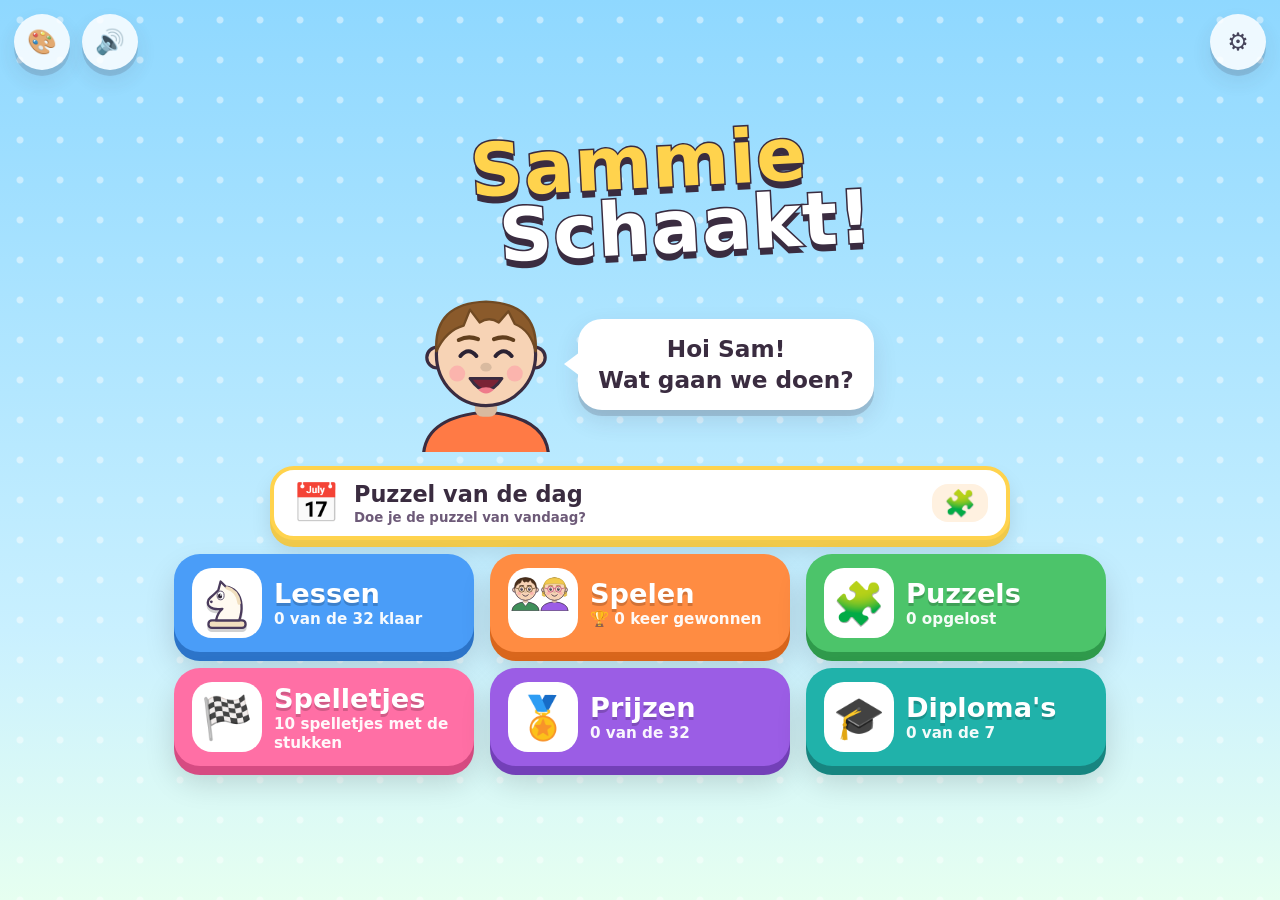
<file: index.html>
<!doctype html>
<html lang="nl">
<head>
  <meta charset="utf-8">
  <meta name="viewport" content="width=device-width, initial-scale=1, maximum-scale=1, user-scalable=no, viewport-fit=cover">
  <meta name="theme-color" content="#5bc0eb">
  <!-- Niks van internet laden: alles staat in deze map -->
  <meta http-equiv="Content-Security-Policy" content="default-src 'self'; img-src 'self' data: blob:; style-src 'self' 'unsafe-inline'; script-src 'self'; connect-src 'none'">
  <title>Sammie Schaakt!</title>
  <link rel="icon" href="img/icon.svg" type="image/svg+xml">
  <link rel="manifest" href="manifest.json">
  <!-- iPad: als app op het beginscherm -->
  <link rel="apple-touch-icon" href="img/icon-180.png">
  <meta name="apple-mobile-web-app-capable" content="yes">
  <meta name="mobile-web-app-capable" content="yes">
  <meta name="apple-mobile-web-app-title" content="Schaakt!">
  <meta name="apple-mobile-web-app-status-bar-style" content="default">
  <!-- niet opnemen in zoekmachines -->
  <meta name="robots" content="noindex, nofollow">
  <link rel="stylesheet" href="css/style.css">
</head>
<body>
  <div id="app"></div>

  <script src="js/chess.js"></script>
  <script src="js/ai.js"></script>
  <script src="js/pieces.js"></script>
  <script src="js/avatars.js"></script>
  <script src="js/sound.js"></script>
  <script src="js/board.js"></script>
  <script src="js/family.js"></script>
  <script src="js/lessons.js"></script>
  <script src="js/puzzles.js"></script>
  <script src="js/app.js"></script>
  <script src="js/editor.js"></script>
  <script src="js/parents.js"></script>
  <script src="js/extras.js"></script>
  <script src="js/games.js"></script>
  <script src="js/main.js"></script>
</body>
</html>
</file>
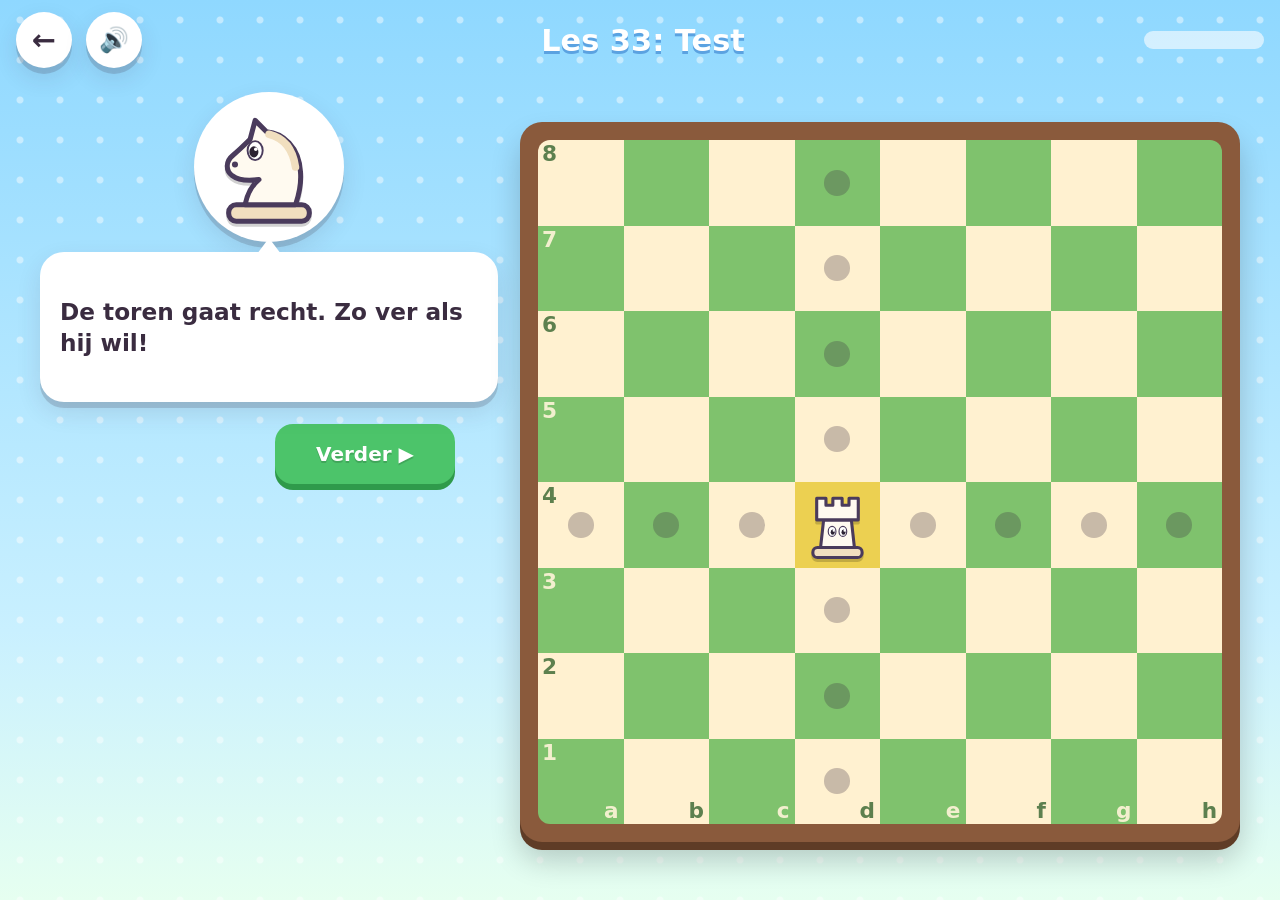
<file: tools/layoutcontrole.html>
<!doctype html>
<html lang="nl">
<head>
  <meta charset="utf-8">
  <meta name="viewport" content="width=device-width, initial-scale=1">
  <title>Layoutcontrole</title>
  <!--
    Controleert of het bord, Pim, de tekstballon en de knoppen op ALLE schermen met een bord
    (lessen, quiz, opdrachten, puzzels, puzzel van de dag, spelletjes, potjes) op dezelfde plek staan,
    ook na een goed antwoord, en of alles op het scherm past.
    Open dit bestand in de browser (dubbelklik), het liefst liggend én staand (of op de iPad).
    Het duurt ongeveer een halve minuut. De titel wordt 'OK' of 'FOUT'.
    Let op: dit wist de voortgang in deze browser voor dit bestand (niet die van de app op de iPad).
  -->
  <link rel="stylesheet" href="../css/style.css">
  <style>
    #report { font: 15px/1.4 system-ui, sans-serif; margin: 20px; color: #222; background: #fff; }
    .sum { font-size: 1.2rem; font-weight: 700; padding: 10px 14px; border-radius: 10px; display: inline-block; }
    .sum.ok { background: #d9ffd9; } .sum.bad { background: #ffe1e1; }
    table { border-collapse: collapse; margin-top: 14px; } td, th { text-align: left; padding: 4px 8px; border-bottom: 1px solid #eee; }
  </style>
</head>
<body>
  <div id="report" hidden>
    <h1>Layoutcontrole Sammie Schaakt!</h1>
    <div id="sum" class="sum">Bezig…</div>
    <pre id="tekst"></pre>
    <table><thead><tr><th>Scherm</th><th>Bord</th><th>Pim</th><th>Ballon</th><th>Knoppen</th><th>Past</th></tr></thead><tbody id="rows"></tbody></table>
  </div>
  <div id="app"></div>
  <script src="../js/chess.js"></script>
  <script src="../js/ai.js"></script>
  <script src="../js/pieces.js"></script>
  <script src="../js/avatars.js"></script>
  <script src="../js/sound.js"></script>
  <script src="../js/board.js"></script>
  <script src="../js/family.js"></script>
  <script src="../js/lessons.js"></script>
  <script src="../js/puzzles.js"></script>
  <script src="../js/app.js"></script>
  <script src="../js/editor.js"></script>
  <script src="../js/parents.js"></script>
  <script src="../js/extras.js"></script>
  <script src="../js/games.js"></script>
  <script src="layoutcontrole.js"></script>
</body>
</html>
</file>
<file: css/style.css>
/* =========================================================
   Sammie Schaakt! - vormgeving
   ========================================================= */
:root {
  --ink: #3a2c40;
  --ink-soft: #6d5a78;
  --sky1: #8fd8ff;
  --sky2: #c9f0ff;
  --paper: #fffdf7;
  --green: #4cc46a;
  --green-d: #2f9a4b;
  --blue: #4a9df8;
  --blue-d: #2c74c9;
  --orange: #ff8c42;
  --orange-d: #d9661c;
  --red: #ff5d6c;
  --red-d: #cf3443;
  --yellow: #ffd34d;
  --grey: #c9c2d3;
  --grey-d: #9c93aa;
  --light-sq: #fff1d0;
  --dark-sq: #7fc26d;
  --frame: #8a5a3c;
  --radius: 22px;
  --shadow: 0 6px 0 rgba(58, 44, 64, .18), 0 10px 24px rgba(58, 44, 64, .12);
  font-family: "Nunito", "Varela Round", "Arial Rounded MT Bold", "Segoe UI", system-ui, sans-serif;
  color: var(--ink);
  -webkit-tap-highlight-color: transparent;
}

* { box-sizing: border-box; }
html, body { margin: 0; height: 100%; }
body {
  background:
    radial-gradient(circle at 20px 20px, rgba(255, 255, 255, .45) 3px, transparent 4px) 0 0 / 40px 40px,
    linear-gradient(180deg, var(--sky1), var(--sky2) 70%, #e6fff0);
  background-attachment: fixed;
  overscroll-behavior: none;
  user-select: none;
  -webkit-user-select: none;
  touch-action: manipulation;
}
button { font: inherit; color: inherit; cursor: pointer; border: 0; background: none; touch-action: manipulation; }
button:disabled { opacity: .45; cursor: default; }

.screen {
  min-height: 100vh;
  min-height: 100dvh;
  padding: max(12px, env(safe-area-inset-top)) 16px max(16px, env(safe-area-inset-bottom));
  display: flex;
  flex-direction: column;
}

/* ---------- algemene knoppen ---------- */
.btn {
  padding: 14px 26px;
  border-radius: 18px;
  font-weight: 900;
  font-size: 1.25rem;
  color: #fff;
  background: var(--c, var(--blue));
  box-shadow: 0 6px 0 var(--cd, var(--blue-d));
  transition: transform .08s, box-shadow .08s;
  text-shadow: 0 2px 0 rgba(0, 0, 0, .15);
}
.btn:active { transform: translateY(5px); box-shadow: 0 1px 0 var(--cd, var(--blue-d)); }
.btn.green { --c: var(--green); --cd: var(--green-d); }
.btn.blue { --c: var(--blue); --cd: var(--blue-d); }
.btn.orange { --c: var(--orange); --cd: var(--orange-d); }
.btn.red { --c: var(--red); --cd: var(--red-d); }
.btn.grey { --c: var(--grey); --cd: var(--grey-d); color: var(--ink); text-shadow: none; }
.btn.huge { font-size: 1.6rem; padding: 18px 40px; }
.pulse { animation: pulse 1.2s ease-in-out infinite; }
@keyframes pulse { 50% { transform: scale(1.07); } }

.round-btn, .corner-btn {
  width: 56px; height: 56px;
  border-radius: 50%;
  background: #fff;
  font-size: 1.8rem;
  font-weight: 900;
  box-shadow: var(--shadow);
  flex: none;
}
.round-btn:active, .corner-btn:active { transform: translateY(3px); }
.corner-btn { position: absolute; top: 14px; right: 14px; font-size: 1.5rem; opacity: .85; }

.topbar { display: flex; align-items: center; gap: 14px; margin-bottom: 12px; }
.topbar .title {
  flex: 1;
  text-align: center;
  font-size: clamp(1.2rem, 3.2vw, 1.9rem);
  font-weight: 900;
  color: #fff;
  text-shadow: 0 3px 0 rgba(44, 116, 201, .55);
  /* altijd één regel: dan is de balk bovenin overal even hoog */
  white-space: nowrap; overflow: hidden; text-overflow: ellipsis; min-width: 0;
}
.spacer { width: 56px; flex: none; }

.bubble {
  position: relative;
  background: #fff;
  border-radius: 24px;
  padding: 14px 20px;
  font-size: clamp(1.1rem, 2.4vw, 1.45rem);
  font-weight: 800;
  line-height: 1.35;
  box-shadow: var(--shadow);
}

.bob { animation: bob 2.6s ease-in-out infinite; }
@keyframes bob { 50% { transform: translateY(-8px); } }
.shake { animation: shake .45s; }
@keyframes shake { 20%, 60% { transform: translateX(-8px) rotate(-3deg); } 40%, 80% { transform: translateX(8px) rotate(3deg); } }

/* ---------- HOME ---------- */
.home { align-items: center; justify-content: center; gap: 18px; position: relative; text-align: center; }
.logo { margin: 0; line-height: .9; transform: rotate(-3deg); }
.logo span { display: block; font-size: clamp(3rem, 11vw, 6rem); font-weight: 900; letter-spacing: 1px; }
.logo .l1 { color: var(--yellow); -webkit-text-stroke: 3px var(--ink); paint-order: stroke fill; text-shadow: 0 7px 0 var(--ink); }
.logo .l2 { color: #fff; -webkit-text-stroke: 3px var(--ink); paint-order: stroke fill; text-shadow: 0 7px 0 var(--ink); margin-left: 1.2em; }
.hero { display: flex; align-items: center; gap: 12px; }
.hero-avatar { width: clamp(130px, 22vw, 200px); }
.hero-bubble::before {
  content: ""; position: absolute; left: -14px; top: 50%; margin-top: -12px;
  border: 12px solid transparent; border-right: 16px solid #fff; border-left: 0;
}
.home-buttons { display: flex; gap: 22px; flex-wrap: wrap; justify-content: center; }
.big-btn {
  display: flex; align-items: center; gap: 16px;
  min-width: min(340px, 90vw);
  padding: 18px 26px;
  border-radius: 30px;
  color: #fff;
  background: var(--c);
  box-shadow: 0 9px 0 var(--cd), 0 16px 30px rgba(0, 0, 0, .15);
  transition: transform .08s, box-shadow .08s;
  text-align: left;
}
.big-btn:active { transform: translateY(7px); box-shadow: 0 2px 0 var(--cd); }
.big-btn.blue { --c: var(--blue); --cd: var(--blue-d); }
.big-btn.orange { --c: var(--orange); --cd: var(--orange-d); }
.big-icon { width: 92px; height: 92px; background: #fff; border-radius: 24px; padding: 6px; flex: none; }
.big-icon.duo { display: flex; padding: 4px 0; }
.big-icon.duo > div { width: 50%; }
.big-icon.duo > div:last-child { margin-left: -6px; }
.big-text b { display: block; font-size: 2.2rem; font-weight: 900; text-shadow: 0 3px 0 rgba(0, 0, 0, .18); }
.big-text small { font-size: 1.05rem; font-weight: 800; opacity: .95; }

/* ---------- LESSEN-KAART ---------- */
.lesson-grid {
  display: grid;
  grid-template-columns: repeat(auto-fill, minmax(150px, 1fr));
  gap: 18px;
  max-width: 1000px;
  width: 100%;
  margin: 0 auto;
  padding-bottom: 30px;
}
.lesson-tile {
  position: relative;
  background: #fff;
  border-radius: var(--radius);
  padding: 14px 10px 12px;
  box-shadow: 0 7px 0 #d9cde6, 0 12px 20px rgba(0, 0, 0, .1);
  display: flex; flex-direction: column; align-items: center; gap: 4px;
  transition: transform .08s;
}
.lesson-tile:active { transform: translateY(5px); }
.lesson-tile .num {
  position: absolute; top: -10px; left: -6px;
  width: 38px; height: 38px; border-radius: 50%;
  background: var(--blue); color: #fff; font-weight: 900; font-size: 1.2rem;
  display: grid; place-items: center; box-shadow: 0 3px 0 var(--blue-d);
}
.tile-icon { width: 78px; height: 78px; }
.tile-title { font-weight: 900; font-size: 1.1rem; min-height: 2.6em; display: grid; place-items: center; text-align: center; }
.tile-state { font-size: 1.6rem; }
.lesson-tile.done { background: #fff9dc; box-shadow: 0 7px 0 #f0c94a, 0 12px 20px rgba(0, 0, 0, .1); }
.lesson-tile.done .num { background: var(--yellow); color: var(--ink); box-shadow: 0 3px 0 #d6a91c; }
.lesson-tile.locked { filter: grayscale(.9); opacity: .6; }

/* ---------- LES ---------- */
.progress { width: 120px; height: 18px; background: rgba(255, 255, 255, .6); border-radius: 10px; overflow: hidden; flex: none; }
.progress-fill { height: 100%; background: var(--green); border-radius: 10px; transition: width .4s; width: 0; }
.lesson-body {
  flex: 1;
  display: grid;
  grid-template-columns: minmax(260px, 1fr) auto;
  grid-template-rows: minmax(0, 1fr); /* een hoge linkerkant duwt het bord niet weg */
  gap: 22px;
  align-items: center;
  max-width: 1200px;
  width: 100%;
  margin: 0 auto;
}
.teacher-col { display: flex; flex-direction: column; gap: 22px; align-items: stretch; }
.teacher { display: flex; flex-direction: column; align-items: center; gap: 10px; }
.teacher-face {
  width: clamp(90px, 14vw, 150px); height: clamp(90px, 14vw, 150px);
  background: #fff; border-radius: 50%; padding: 12px; box-shadow: var(--shadow);
}
.teacher-bubble { width: 100%; min-height: 90px; }
.teacher-bubble::before {
  content: ""; position: absolute; top: -14px; left: 50%; margin-left: -12px;
  border: 12px solid transparent; border-bottom: 16px solid #fff; border-top: 0;
}
.teacher-bubble.happy { background: #e7ffe9; }
.teacher-bubble.happy::before { border-bottom-color: #e7ffe9; }
.teacher-bubble.oops { background: #fff0e6; }
.teacher-bubble.oops::before { border-bottom-color: #fff0e6; }
/* voorlezen: tik op de ballon of op Pim om het nog eens te horen */
.teacher-bubble, .teacher-face { cursor: pointer; }
.say-again {
  position: absolute; right: 10px; bottom: 6px;
  font-size: 1rem; opacity: .55; pointer-events: none;
}
.actions { display: flex; justify-content: center; gap: 12px; min-height: 70px; align-items: center; }
.stage { display: flex; justify-content: center; align-items: center; }

/* quiz: ALLE antwoordknoppen zijn even groot (vaste breedte en hoogte),
   met of zonder plaatje, met of zonder bordje ernaast. Lange tekst loopt door op een nieuwe regel. */
.quiz {
  --qw: 170px; --qh: 160px; --qp: 60px;
  display: grid; grid-template-columns: repeat(auto-fit, var(--qw)); gap: 16px;
  justify-content: center; max-width: 600px; width: 100%;
}
.quiz-btn {
  width: var(--qw); height: var(--qh); padding: 10px 12px; box-sizing: border-box;
  background: #fff; border-radius: var(--radius);
  font-size: 1.3rem; font-weight: 900; line-height: 1.15; text-align: center;
  box-shadow: 0 7px 0 #d9cde6, 0 12px 20px rgba(0, 0, 0, .1);
  display: flex; flex-direction: column; align-items: center; justify-content: center; gap: 6px;
  overflow: hidden;
}
.quiz-btn, .quiz-btn span { color: var(--ink); }
.quiz-btn span { overflow-wrap: anywhere; hyphens: auto; }
.quiz-btn:not(:has(.quiz-piece)) { font-size: 1.6rem; } /* alleen tekst: grotere letters, zelfde knop */
.quiz-btn:active { transform: translateY(5px); }
.quiz-piece { width: var(--qp); height: var(--qp); flex: none; }
.quiz-btn.right { background: #d9ffd9; box-shadow: 0 7px 0 var(--green-d); }
.quiz-btn.wrong { background: #ffe1e1; }
.quiz > .btn { grid-column: 1 / -1; justify-self: center; } /* de 'Verder'-knop na een goed antwoord */
/* heel laag scherm (telefoon dwars): kleinere knoppen, maar nog steeds allemaal even groot */
@media (max-height: 500px) {
  .quiz { --qw: 150px; --qh: 100px; --qp: 32px; gap: 10px; }
  .quiz-btn { font-size: .95rem; padding: 6px 8px; gap: 3px; }
  .quiz-btn:not(:has(.quiz-piece)) { font-size: 1.2rem; }
}

/* ---------- BORD ---------- */
.board-wrap {
  /* één maat voor élk bord (les, puzzel, potje, spelletje): zo staat het bord overal op dezelfde plek */
  --bs: min(calc(100vh - 120px), calc(100vw - 340px), 720px);
  position: relative;
  width: var(--bs);
  height: var(--bs);
  padding: calc(var(--bs) * .025);
  background: var(--frame);
  border-radius: 22px;
  box-shadow: 0 8px 0 #5f3c26, 0 18px 30px rgba(0, 0, 0, .2);
  flex: none;
}
.board {
  width: 100%; height: 100%;
  display: grid;
  grid-template-columns: repeat(8, 1fr);
  grid-template-rows: repeat(8, 1fr);
  border-radius: 12px;
  overflow: hidden;
}
.sq { position: relative; }
.sq.light { background: var(--light-sq); }
.sq.dark { background: var(--dark-sq); }
.sq.last::before { content: ""; position: absolute; inset: 0; background: rgba(255, 211, 77, .45); }
.sq.selected::before { content: ""; position: absolute; inset: 0; background: rgba(255, 211, 77, .85); }
.sq.marked::before { content: ""; position: absolute; inset: 0; background: rgba(74, 157, 248, .45); animation: glow 1.3s ease-in-out infinite; }
.sq.hint::after { content: ""; position: absolute; inset: 4%; border: 5px solid var(--yellow); border-radius: 14px; animation: glow 1s ease-in-out infinite; z-index: 3; box-shadow: 0 0 14px var(--yellow); }
.sq.in-check::before { content: ""; position: absolute; inset: 0; background: radial-gradient(circle, rgba(255, 60, 60, .9) 0%, rgba(255, 60, 60, .55) 45%, transparent 75%); animation: glow .9s ease-in-out infinite; }
@keyframes glow { 50% { opacity: .55; } }
.holder { position: absolute; inset: 0; }
.piece { position: absolute; inset: 0; padding: 5%; z-index: 2; will-change: transform; }
.piece-svg { width: 100%; height: 100%; display: block; filter: drop-shadow(0 3px 0 rgba(0, 0, 0, .18)); }
.dot { position: absolute; left: 35%; top: 35%; width: 30%; height: 30%; border-radius: 50%; background: rgba(58, 44, 64, .28); z-index: 1; }
.ring { position: absolute; inset: 4%; border-radius: 50%; border: 6px solid rgba(255, 93, 108, .75); z-index: 1; }
.star {
  position: absolute; inset: 0; display: grid; place-items: center;
  font-size: calc(var(--bs) * .085); color: var(--yellow);
  -webkit-text-stroke: 2px #c98a00; paint-order: stroke fill;
  animation: twinkle 1.4s ease-in-out infinite; z-index: 1;
}
@keyframes twinkle { 50% { transform: scale(1.15) rotate(8deg); } }
.burst { position: absolute; inset: 0; display: grid; place-items: center; font-size: calc(var(--bs) * .1); color: var(--yellow); z-index: 6; animation: burst .7s ease-out forwards; pointer-events: none; }
@keyframes burst { to { transform: scale(2.6) translateY(-30%); opacity: 0; } }
.coord { position: absolute; font-size: calc(var(--bs) * .03); font-weight: 900; opacity: .9; z-index: 1; line-height: 1; }
.coord.rank { top: 3px; left: 4px; }
.coord.file { bottom: 2px; right: 5px; }
.sq.light .coord { color: #5d9a4e; }
.sq.dark .coord { color: #fff6dc; }

.banner {
  position: absolute; left: 50%; top: 42%;
  transform: translate(-50%, -50%) scale(.6);
  opacity: 0; pointer-events: none;
  z-index: 20;
  background: #fff; border-radius: 22px; padding: 14px 24px;
  font-size: clamp(1.1rem, 2.6vw, 1.6rem); font-weight: 900; text-align: center;
  box-shadow: var(--shadow);
  width: max-content; max-width: 90%;
  transition: transform .25s cubic-bezier(.3, 1.6, .5, 1), opacity .2s;
}
.banner.show { opacity: 1; transform: translate(-50%, -50%) scale(1); }
.banner.warn { background: var(--red); color: #fff; }
.banner.good { background: #e7ffe9; }

/* ---------- TEGENSTANDER KIEZEN ---------- */
.opp-grid {
  display: grid;
  grid-template-columns: repeat(auto-fill, minmax(210px, 1fr));
  gap: 22px;
  max-width: 1100px; width: 100%; margin: 0 auto; padding-bottom: 30px;
}
.opp-card {
  background: #fff; border-radius: 28px; padding: 18px 14px 16px;
  box-shadow: 0 8px 0 #d9cde6, 0 14px 24px rgba(0, 0, 0, .12);
  display: flex; flex-direction: column; align-items: center; gap: 6px; text-align: center;
  transition: transform .08s;
}
.opp-card:not(.soon):active { transform: translateY(6px); }
.opp-avatar { width: 150px; }
.opp-name { font-size: 1.9rem; font-weight: 900; }
.opp-stars { color: var(--yellow); font-size: 1.6rem; -webkit-text-stroke: 1.5px #c98a00; letter-spacing: 2px; }
.opp-stars span { color: #eee; -webkit-text-stroke: 1.5px #ccc; }
.opp-intro { font-weight: 700; color: var(--ink-soft); font-size: 1.05rem; }
.opp-wins { font-weight: 900; font-size: 1.2rem; margin-top: 4px; }
.opp-card.soon { opacity: .7; background: rgba(255, 255, 255, .6); box-shadow: none; border: 4px dashed rgba(255, 255, 255, .9); }
.opp-avatar.mystery {
  width: 150px; height: 165px; display: grid; place-items: center;
  font-size: 5rem; font-weight: 900; color: #fff; background: var(--grey); border-radius: 50% 50% 40% 40%;
}

/* ---------- POTJE ---------- */
.game-body {
  flex: 1;
  display: grid;
  /* zelfde indeling als een les: mensen links, bord rechts */
  grid-template-columns: minmax(240px, 1fr) auto;
  grid-template-rows: auto minmax(0, 1fr);
  grid-template-areas: "opp board" "me board";
  gap: 22px;
  align-items: start;
  max-width: 1200px;
  width: 100%;
  margin: 0 auto;
}
.board-zone { grid-area: board; align-self: center; }
.opp-side { grid-area: opp; }
.me-side { grid-area: me; align-self: end; }
.side { display: flex; flex-direction: column; gap: 14px; }
.player-card {
  display: flex; align-items: center; gap: 12px;
  background: #fff; border-radius: 26px; padding: 10px 16px 10px 10px; box-shadow: var(--shadow);
}
.pc-avatar { width: 96px; flex: none; }
.pc-name { font-size: 1.6rem; font-weight: 900; }
.captured { display: flex; flex-wrap: wrap; min-height: 30px; }
.captured span { width: 28px; height: 28px; margin-right: -6px; }
.opp-bubble { opacity: 0; transform: scale(.7); transition: all .25s cubic-bezier(.3, 1.6, .5, 1); transform-origin: 30px 0; }
.opp-bubble.show { opacity: 1; transform: scale(1); }
.opp-bubble::before {
  content: ""; position: absolute; top: -14px; left: 40px;
  border: 12px solid transparent; border-bottom: 16px solid #fff; border-top: 0;
}
.turn { text-align: center; font-weight: 900; font-size: 1.35rem; padding: 10px; border-radius: 16px; background: rgba(255, 255, 255, .7); }
.turn.mine { background: var(--green); color: #fff; animation: pulse 1.6s ease-in-out infinite; }
.turn.wait { background: rgba(255, 255, 255, .7); }
.game-buttons { display: grid; grid-template-columns: repeat(3, 1fr); gap: 10px; }
.tool {
  background: #fff; border-radius: 20px; padding: 10px 4px 8px;
  font-weight: 900; font-size: 1.05rem;
  box-shadow: 0 6px 0 #d9cde6;
  display: flex; flex-direction: column; align-items: center;
}
.tool:active:not(:disabled) { transform: translateY(5px); box-shadow: 0 1px 0 #d9cde6; }
.tool .ti { font-size: 1.9rem; }

/* ---------- POP-UP ---------- */
.modal-back {
  position: fixed; inset: 0; z-index: 100;
  background: rgba(58, 44, 64, .45);
  display: grid; place-items: center; padding: 16px;
  animation: fade .2s;
}
@keyframes fade { from { opacity: 0; } }
.modal {
  background: var(--paper); border-radius: 30px; padding: 26px 28px;
  max-width: 520px; width: 100%; text-align: center;
  box-shadow: 0 10px 0 rgba(0, 0, 0, .2);
  animation: popin .35s cubic-bezier(.3, 1.6, .5, 1);
  max-height: 94vh; overflow: auto;
}
@keyframes popin { from { transform: scale(.6); opacity: 0; } }
.modal h2 { font-size: 2rem; margin: 6px 0 10px; }
.modal p { font-size: 1.2rem; font-weight: 700; }
.modal .quote { font-style: italic; color: var(--ink-soft); }
.modal-buttons { display: flex; flex-direction: column; gap: 14px; margin-top: 16px; }
.trophy { font-size: 5rem; animation: bob 1.5s ease-in-out infinite; }
.sticker { width: 130px; height: 130px; margin: 0 auto; background: var(--yellow); border-radius: 50%; padding: 14px; box-shadow: 0 6px 0 #d6a91c; animation: bob 1.5s ease-in-out infinite; }
.modal-avatar { width: 120px; margin: 0 auto; }
.text-input {
  font: inherit; font-size: 1.5rem; font-weight: 800;
  padding: 10px 16px; border-radius: 14px; border: 3px solid var(--grey);
  width: 100%; max-width: 260px; text-align: center; user-select: text; -webkit-user-select: text;
}
.text-input.wrong { border-color: var(--red); animation: shake .4s; }

/* ---------- INSTELLINGEN ---------- */
.settings-body { max-width: 640px; width: 100%; margin: 0 auto; display: flex; flex-direction: column; gap: 16px; }
.card { background: #fff; border-radius: 22px; padding: 16px 22px; box-shadow: var(--shadow); }
.card h3 { margin: 0 0 10px; font-size: 1.4rem; }
.card label { display: block; font-weight: 800; font-size: 1.15rem; margin: 8px 0; }
.card .text-input { max-width: 100%; text-align: left; margin-top: 6px; }
.toggle input { width: 26px; height: 26px; vertical-align: middle; margin-right: 10px; }
.small { font-size: .95rem; color: var(--ink-soft); font-weight: 600; }
.card ul { font-weight: 700; padding-left: 22px; }


/* ---------- confetti ---------- */
.confetti { position: fixed; inset: 0; pointer-events: none; z-index: 200; overflow: hidden; }
.confetti i { position: absolute; top: -20px; width: 12px; height: 16px; animation: fall linear forwards; }
@keyframes fall { to { transform: translate(var(--x), 110vh) rotate(var(--r)); } }

/* ---------- STAAND scherm (tablet rechtop / telefoon) ---------- */
@media (orientation: portrait) {
  .lesson-body {
    grid-template-columns: 1fr;
    grid-template-rows: none;
    grid-template-areas: "teacher" "stage" "actions" "tray";
    align-content: start;
    gap: 12px;
  }
  .teacher-col { display: contents; }
  .teacher { grid-area: teacher; flex-direction: row; align-items: center; height: 120px; }
  .teacher-bubble { max-height: 100%; overflow: hidden; }
  .teacher-face { width: 90px; height: 90px; flex: none; }
  .teacher-bubble::before { top: 50%; left: -14px; margin: -12px 0 0; border: 12px solid transparent; border-right: 16px solid #fff; border-left: 0; }
  .teacher-bubble.happy::before { border-right-color: #e7ffe9; border-bottom-color: transparent; }
  .teacher-bubble.oops::before { border-right-color: #fff0e6; border-bottom-color: transparent; }
  .stage { grid-area: stage; }
  .actions { grid-area: actions; }
  .board-wrap { --bs: min(calc(100vw - 32px), calc(100vh - 400px), 720px); }

  .game-body {
    grid-template-columns: 1fr;
    grid-template-rows: auto auto auto;
    grid-template-areas: "opp" "board" "me";
    justify-items: center;
    align-content: start;
    gap: 12px;
  }
  .side { width: 100%; max-width: 760px; }
  .opp-side { flex-direction: row; align-items: center; }
  .opp-side .player-card { flex: none; }
  .opp-bubble { flex: 1; }
  .opp-bubble::before { top: 50%; left: -14px; margin-top: -12px; border: 12px solid transparent; border-right: 16px solid #fff; border-left: 0; }
  .me-side { display: grid; grid-template-columns: auto 1fr; grid-template-areas: "card buttons" "turn turn"; }
  .me-side .player-card { grid-area: card; }
  .me-side .game-buttons { grid-area: buttons; }
  .me-side .turn { grid-area: turn; }
  .pc-avatar { width: 70px; }
}

@media (max-height: 560px) and (orientation: landscape) {
  .logo span { font-size: 3rem; }
  .hero-avatar { width: 110px; }
}

/* =========================================================
   Uitbreiding: werelden, puzzels, prijzen, ladder
   ========================================================= */
.big-btn.green { --c: var(--green); --cd: var(--green-d); }
.big-btn.purple { --c: #9b5de5; --cd: #7340b8; }
.big-icon.emoji { display: grid; place-items: center; font-size: 3.4rem; }
.home-buttons { display: grid; grid-template-columns: repeat(2, minmax(0, 360px)); gap: 20px; }
.home-buttons .big-btn { min-width: 0; }
@media (max-width: 640px) { .home-buttons { grid-template-columns: 1fr; } }

/* werelden */
.worlds { max-width: 1000px; width: 100%; margin: 0 auto; display: flex; flex-direction: column; gap: 26px; padding-bottom: 30px; }
.world-title {
  margin: 0 0 14px; display: flex; align-items: center; gap: 12px; flex-wrap: wrap;
  color: #fff; font-size: 1.6rem; font-weight: 900;
  background: var(--wc); border-radius: 20px; padding: 10px 18px;
  box-shadow: 0 6px 0 rgba(0, 0, 0, .18);
}
.world-title span { background: #fff; color: var(--wc); border-radius: 12px; padding: 2px 12px; font-size: 1.1rem; }
.world-title small { margin-left: auto; font-size: 1.1rem; }
.world .lesson-grid { padding-bottom: 0; }
.world .lesson-tile .num { background: var(--wc); box-shadow: 0 3px 0 rgba(0, 0, 0, .2); }
.world-unlock { background: #fff6d6; border-radius: 14px; padding: 8px 12px; }

/* puzzels */
.puzzle-stars { display: flex; gap: 4px; font-size: 1.9rem; color: rgba(255, 255, 255, .8); flex: none; }
.puzzle-stars .got { color: var(--yellow); -webkit-text-stroke: 1.5px #c98a00; }
.puzzle-stars .half { color: var(--green); }
.puzzle-stars .now { color: #fff; animation: pulse 1.2s infinite; }
.big-stars { font-size: 3rem; color: var(--yellow); -webkit-text-stroke: 2px #c98a00; letter-spacing: 6px; }
.puzzle-lock { font-size: 6rem; }

/* prijzenkast */
.shelf {
  display: grid; grid-template-columns: repeat(auto-fill, minmax(150px, 1fr)); gap: 16px;
  max-width: 1100px; width: 100%; margin: 0 auto; padding-bottom: 30px;
}
.badge {
  background: rgba(255, 255, 255, .55); border-radius: 22px; padding: 14px 10px;
  display: flex; flex-direction: column; align-items: center; text-align: center; gap: 4px;
  border: 4px dashed rgba(255, 255, 255, .9);
}
.badge.got { background: #fff; border: 4px solid var(--yellow); box-shadow: 0 6px 0 #e3b52c, 0 10px 18px rgba(0, 0, 0, .1); }
.badge b { font-size: 1.05rem; }
.badge small { color: var(--ink-soft); font-weight: 700; }
.badge-emoji { width: 84px; height: 84px; display: grid; place-items: center; font-size: 3.2rem; border-radius: 50%; background: #fff6d6; }
.badge-emoji.mystery { background: var(--grey); color: #fff; font-weight: 900; }
.badge-avatar { width: 84px; }
.toast {
  position: fixed; bottom: max(16px, env(safe-area-inset-bottom)); left: 50%; z-index: 300; /* onderin: niet over de beker of Pim heen */
  transform: translateX(-50%); display: flex; align-items: center; gap: 12px;
  background: #fff; border: 4px solid var(--yellow); border-radius: 22px; padding: 8px 20px 8px 10px;
  box-shadow: 0 8px 0 #e3b52c, 0 14px 30px rgba(0, 0, 0, .2);
  animation: toastin .45s cubic-bezier(.3, 1.6, .5, 1);
}
.toast .badge-emoji, .toast .badge-avatar { width: 60px; height: auto; font-size: 2.3rem; }
.toast .badge-emoji { height: 60px; }
.toast small { display: block; font-weight: 800; color: var(--orange-d); }
.toast b { font-size: 1.3rem; }
.toast.out { transition: opacity .4s, transform .4s; opacity: 0; transform: translate(-50%, 30px); }
@keyframes toastin { from { transform: translate(-50%, 120px); } }

/* ladder */
.opp-card { position: relative; }
.opp-step {
  position: absolute; top: -10px; left: -6px; width: 40px; height: 40px; border-radius: 50%;
  background: var(--orange); color: #fff; font-weight: 900; font-size: 1.2rem;
  display: grid; place-items: center; box-shadow: 0 3px 0 var(--orange-d);
}
.opp-card.locked { background: rgba(255, 255, 255, .6); box-shadow: none; }
.opp-card.locked .opp-avatar { filter: grayscale(1) brightness(.85); opacity: .6; }
.opp-card.locked .opp-step { background: var(--grey-d); box-shadow: none; }
.modal-avatar .piece-svg { width: 110px; height: 110px; margin: 0 auto; }
.world .lesson-grid { grid-template-columns: repeat(auto-fill, minmax(128px, 1fr)); gap: 14px; }
.world .tile-icon { width: 66px; height: 66px; }
.world .tile-title { font-size: 1rem; }

/* =========================================================
   Uitbreiding 2: spelers, puzzel van de dag, samen spelen,
   poppetjesmaker, ouderoverzicht
   ========================================================= */
button.hero-avatar { padding: 0; }
.switch-hint { display: block; font-size: .85rem; color: var(--ink-soft); margin-top: 4px; }

/* puzzel van de dag */
.daily-btn {
  display: flex; align-items: center; gap: 14px; width: min(740px, 100%);
  background: #fff; border-radius: 24px; padding: 10px 18px; text-align: left;
  box-shadow: 0 7px 0 #f0c94a, 0 12px 20px rgba(0, 0, 0, .1); border: 4px solid var(--yellow);
  animation: wiggle 2.6s ease-in-out infinite;
}
@keyframes wiggle { 0%, 80%, 100% { transform: none; } 85% { transform: rotate(-1deg) scale(1.02); } 90% { transform: rotate(1deg) scale(1.02); } }
.daily-btn.done { animation: none; border-color: #c9eccd; box-shadow: 0 7px 0 #9fd3a6; }
.daily-btn:active { transform: translateY(5px); }
.daily-cal { font-size: 2.4rem; }
.daily-text { flex: 1; }
.daily-text b { display: block; font-size: 1.4rem; }
.daily-text small { font-weight: 700; color: var(--ink-soft); }
.daily-streak { font-size: 1.6rem; font-weight: 900; background: #fff1e0; border-radius: 16px; padding: 4px 12px; }
.daily-streak.zero { filter: grayscale(1); opacity: .6; }
.streak-big { font-size: 2.2rem; font-weight: 900; color: var(--orange-d); }
.week { display: flex; justify-content: center; gap: 8px; margin: 10px 0; }
.wd { display: flex; flex-direction: column; align-items: center; font-weight: 800; font-size: .9rem; color: var(--ink-soft); }
.wd i { width: 38px; height: 38px; border-radius: 50%; background: #eee8f2; display: grid; place-items: center; font-style: normal; font-size: 1.3rem; }
.wd.on i { background: #ffe1c2; }
.wd.today i { outline: 3px solid var(--orange); }

/* samen spelen */
.together-btn {
  display: flex; align-items: center; gap: 18px; text-align: left;
  max-width: 1100px; width: 100%; margin: 0 auto 22px;
  background: linear-gradient(90deg, #fff, #e9fbef); border-radius: 26px; padding: 12px 22px;
  box-shadow: 0 7px 0 #9fd3a6, 0 12px 22px rgba(0, 0, 0, .1);
}
.together-btn:active { transform: translateY(5px); }
.together-btn b { display: block; font-size: 1.6rem; }
.together-btn small { font-weight: 700; color: var(--ink-soft); font-size: 1rem; }
.tg-icons { display: flex; align-items: center; gap: 6px; flex: none; }
.tg-icons > .avatar-svg { width: 64px; }
.tg-icons b { font-size: 1.8rem !important; color: var(--green-d); }
.tg-q { width: 58px; height: 58px; border-radius: 50%; background: var(--grey); color: #fff; font-weight: 900; font-size: 2rem; display: grid; place-items: center; }
.choose-sub { text-align: center; font-weight: 800; color: var(--ink); margin: -4px 0 16px; font-size: 1.15rem; }
.opp-grid.small { grid-template-columns: repeat(auto-fill, minmax(170px, 1fr)); }
.opp-grid.small .opp-avatar { width: 120px; }
.opp-grid.small .opp-name { font-size: 1.5rem; }
.player-card { transition: box-shadow .2s, transform .2s; }
.player-card.active { box-shadow: 0 0 0 5px var(--green), var(--shadow); }
.turn.black { background: #4b3f6b; }
.duo-avatars { display: flex; justify-content: center; gap: 10px; }
.duo-avatars > div { width: 110px; }
.duo-avatars > div:last-child { width: 80px; align-self: flex-end; }

/* spelers */
.opp-card.profile.current { box-shadow: 0 0 0 5px var(--green), 0 8px 0 #d9cde6; }
.opp-avatar.mystery { margin: 0 auto; }
.card-actions { display: flex; gap: 8px; flex-wrap: wrap; justify-content: center; margin-top: 6px; }
.small-btn { font-size: 1rem; padding: 8px 14px; border-radius: 14px; }

/* poppetjesmaker */
.editor-body { display: grid; grid-template-columns: minmax(260px, 340px) 1fr; gap: 20px; max-width: 1100px; width: 100%; margin: 0 auto; align-items: start; }
.editor-preview { position: sticky; top: 12px; display: flex; flex-direction: column; align-items: center; gap: 12px; }
.ed-avatar { width: 220px; }
.ed-moods { display: grid; grid-template-columns: repeat(6, 1fr); gap: 4px; width: 100%; }
.mood-btn { background: #f6f1fa; border-radius: 12px; padding: 2px; }
.ed-name { width: 100%; }
.ed-title { font-size: 1.6rem; font-weight: 900; }
.ed-buttons { display: flex; flex-direction: column; gap: 12px; width: 100%; margin-top: 12px; }
.editor-controls h4 { margin: 16px 0 8px; font-size: 1.15rem; }
.hair-grid { display: grid; grid-template-columns: repeat(auto-fill, minmax(84px, 1fr)); gap: 8px; }
.hair-btn { background: #f6f1fa; border-radius: 16px; padding: 4px 4px 6px; border: 3px solid transparent; font-weight: 800; font-size: .9rem; }
.hair-btn.on { border-color: var(--blue); background: #e6f1ff; }
.hair-btn span { display: block; }
.swatches { display: flex; flex-wrap: wrap; gap: 8px; }
.swatch { width: 44px; height: 44px; border-radius: 50%; border: 3px solid #fff; box-shadow: 0 0 0 2px #d9cde6; }
.swatch.on { box-shadow: 0 0 0 4px var(--blue); transform: scale(1.1); }
.chips { display: flex; flex-wrap: wrap; gap: 8px; }
.chips.center { justify-content: center; }
.chip { padding: 9px 16px; border-radius: 999px; background: #f1ecf6; font-weight: 800; font-size: 1.05rem; border: 3px solid transparent; }
.chip.on { background: #e6f1ff; border-color: var(--blue); }

/* ouders */
.settings-body.wide { max-width: 900px; }
.player-head { display: flex; align-items: center; gap: 16px; }
.ph-avatar { width: 84px; flex: none; }
.player-head h3 { margin: 0; }
.hub { display: grid; grid-template-columns: repeat(3, 1fr); gap: 12px; }
.hub-btn { background: #fff; border-radius: 22px; padding: 14px 10px; box-shadow: var(--shadow); display: flex; flex-direction: column; align-items: center; gap: 2px; }
.hub-btn:active { transform: translateY(4px); }
.hub-btn span { font-size: 2.2rem; }
.hub-btn b { font-size: 1.2rem; }
.hub-btn small { color: var(--ink-soft); font-weight: 700; text-align: center; }
.tiles { display: grid; grid-template-columns: repeat(auto-fit, minmax(150px, 1fr)); gap: 12px; }
.tile { background: #fff; border-radius: 20px; padding: 12px 16px; box-shadow: var(--shadow); }
.tile small { display: block; font-weight: 800; color: var(--ink-soft); }
.tile b { font-size: 2rem; font-weight: 900; }
.tile b span { font-size: 1rem; color: var(--ink-soft); font-weight: 800; }
.tips { margin: 0; padding-left: 22px; font-weight: 600; line-height: 1.5; }
.skill-bars { display: flex; flex-direction: column; gap: 10px; }
.skill-row { display: grid; grid-template-columns: 210px 1fr 110px; align-items: center; gap: 12px; padding: 2px 4px; border-radius: 10px; }
.skill-row:hover { background: #f6f1fa; }
.sk-label { font-weight: 800; }
.sk-flag { font-style: normal; font-size: .8rem; background: #fff1e0; color: var(--orange-d); border-radius: 8px; padding: 1px 6px; white-space: nowrap; }
.sk-track { height: 16px; background: #eee8f2; border-radius: 4px; overflow: hidden; }
.sk-fill { display: block; height: 100%; background: var(--green-d); border-radius: 0 4px 4px 0; }
.sk-val { font-weight: 900; text-align: right; }
.sk-val small { color: var(--ink-soft); font-weight: 700; }
.two-col { display: grid; grid-template-columns: 1fr 1fr; gap: 16px; }
.games { width: 100%; border-collapse: collapse; font-weight: 700; }
.games th, .games td { text-align: left; padding: 6px 8px; border-bottom: 1px solid #eee8f2; }
.games th { color: var(--ink-soft); font-size: .9rem; }

@media (max-width: 760px) {
  .editor-body { grid-template-columns: 1fr; }
  .editor-preview { position: static; }
  .hub { grid-template-columns: 1fr; }
  .two-col { grid-template-columns: 1fr; }
  .skill-row { grid-template-columns: 1fr 90px; }
  .sk-track { grid-column: 1 / -1; grid-row: 2; }
}

/* niveaukiezer in de poppetjesmaker */
.avatar-svg { width: 100%; height: auto; display: block; }
.level-grid { display: grid; grid-template-columns: repeat(auto-fill, minmax(150px, 1fr)); gap: 8px; }
.level-btn {
  display: grid; grid-template-columns: auto 1fr; grid-template-areas: "nr stars" "txt txt";
  align-items: center; gap: 2px 8px; text-align: left;
  background: #f6f1fa; border-radius: 16px; padding: 8px 10px; border: 3px solid transparent;
}
.level-btn b { grid-area: nr; font-size: 1.5rem; font-weight: 900; }
.level-btn .lv-stars { grid-area: stars; color: var(--yellow); -webkit-text-stroke: 1px #c98a00; }
.level-btn small { grid-area: txt; font-weight: 700; color: var(--ink-soft); line-height: 1.2; }
.level-btn.on { border-color: var(--orange); background: #fff1e0; }
.opp-custom { position: absolute; top: 8px; right: 10px; font-size: .8rem; font-weight: 900; color: var(--orange-d); background: #fff1e0; border-radius: 8px; padding: 2px 8px; }

/* 'Nu!'-label: wat is een goede volgende stap (alles is open) */
.now-tag {
  position: absolute; top: -12px; right: -6px; z-index: 2;
  background: var(--green); color: #fff; font-weight: 900; font-size: .95rem;
  padding: 3px 10px; border-radius: 12px; box-shadow: 0 3px 0 var(--green-d);
  animation: pulse 1.4s ease-in-out infinite;
}
.lesson-tile.now, .opp-card.now { box-shadow: 0 0 0 4px var(--green), 0 7px 0 #d9cde6; }

.btn.yellow { --c: var(--yellow); --cd: #d6a91c; color: var(--ink); text-shadow: none; }

/* =========================================================
   Uitbreiding 3: kleuren, spelletjes, terugkijken, diploma's
   ========================================================= */
/* bord volgt het gekozen kleurthema */
.board-wrap { box-shadow: 0 8px 0 var(--frame-d, #5f3c26), 0 18px 30px rgba(0, 0, 0, .2); }
.sq.light .coord { color: var(--dark-sq); color: color-mix(in srgb, var(--dark-sq) 60%, #000); }
.sq.dark .coord { color: var(--light-sq); color: color-mix(in srgb, var(--light-sq) 80%, #fff); }

/* startscherm: zes knoppen */
.corner-btn.left { right: auto; left: 14px; }
.big-btn.pink { --c: #ff6fa5; --cd: #d64b82; }
.big-btn.teal { --c: #20b2aa; --cd: #178580; }
.home { gap: 14px; }
.home .logo span { font-size: clamp(2.6rem, 8vw, 4.6rem); }
.home .hero-avatar { width: clamp(110px, 16vw, 160px); }
.home-buttons { grid-template-columns: repeat(3, minmax(0, 300px)); gap: 16px; }
.home .big-btn { padding: 14px 18px; gap: 12px; border-radius: 26px; }
.home .big-icon { width: 70px; height: 70px; border-radius: 20px; }
.home .big-icon.emoji { font-size: 2.6rem; }
.home .big-text b { font-size: 1.7rem; }
.home .big-text small { font-size: .95rem; }
@media (max-width: 900px) { .home-buttons { grid-template-columns: repeat(2, minmax(0, 340px)); } }
@media (max-width: 520px) { .home-buttons { grid-template-columns: 1fr; } }

/* kleuren kiezen */
.theme-body { display: grid; grid-template-columns: auto 1fr; gap: 22px; max-width: 1150px; width: 100%; margin: 0 auto; align-items: start; }
.theme-preview .board-wrap { --bs: min(46vw, calc(100vh - 140px), 520px); }
.theme-grid { display: grid; grid-template-columns: repeat(auto-fill, minmax(120px, 1fr)); gap: 10px; }
.theme-btn { background: #f6f1fa; border-radius: 18px; padding: 10px 8px; border: 4px solid transparent; font-weight: 900; font-size: 1.05rem; display: flex; flex-direction: column; align-items: center; gap: 6px; }
.theme-btn.on { border-color: var(--blue); background: #e6f1ff; }
.mini-board { display: grid; grid-template-columns: 1fr 1fr; width: 64px; height: 64px; border: 6px solid var(--f); border-radius: 10px; overflow: hidden; }
.mini-board i:nth-child(1), .mini-board i:nth-child(4) { background: var(--l); }
.mini-board i:nth-child(2), .mini-board i:nth-child(3) { background: var(--d); }
.mini-pieces { display: flex; }
.mini-pieces .piece-svg { width: 52px; height: 52px; }
.theme-options h4 { margin: 6px 0 10px; font-size: 1.3rem; }
@media (orientation: portrait) {
  .theme-body { grid-template-columns: 1fr; justify-items: center; }
  .theme-preview .board-wrap { --bs: min(calc(100vw - 32px), 50vh, 520px); }
}

/* spelletjes */
.games-grid { display: grid; grid-template-columns: repeat(auto-fit, minmax(300px, 1fr)); gap: 22px; max-width: 1000px; width: 100%; margin: 0 auto; }
.game-card { background: #fff; border-radius: 28px; padding: 20px; box-shadow: 0 8px 0 #d9cde6, 0 14px 24px rgba(0, 0, 0, .12); display: flex; flex-direction: column; align-items: center; text-align: center; gap: 8px; }
.game-card h3 { margin: 4px 0 0; font-size: 1.8rem; }
.game-card p { margin: 0; font-weight: 700; color: var(--ink-soft); font-size: 1.1rem; }
.game-card small { font-weight: 800; color: var(--ink-soft); }
.gc-pic { display: flex; gap: 4px; }
.gc-pic .piece-svg { width: 70px; height: 70px; }
.gc-buttons { display: flex; gap: 12px; flex-wrap: wrap; justify-content: center; margin: 6px 0; }

/* bord opzetten */
.tray { grid-area: tray; display: flex; flex-wrap: wrap; justify-content: center; gap: 6px; max-width: 640px; background: rgba(255, 255, 255, .7); border-radius: 20px; padding: 8px; min-height: 70px; }
.tray-piece { width: 58px; height: 58px; border-radius: 14px; background: #fff; box-shadow: 0 4px 0 #d9cde6; padding: 3px; border: 3px solid transparent; }
.tray-piece.on { border-color: var(--yellow); background: #fff6d6; transform: translateY(-4px); }
.teacher-col .tray { gap: 4px; padding: 6px; }
.teacher-col .tray-piece { width: 50px; height: 50px; }
.tray-empty { font-weight: 900; font-size: 1.3rem; align-self: center; padding: 0 12px; }

/* diploma's */
.dip-grid { display: grid; grid-template-columns: repeat(auto-fill, minmax(220px, 1fr)); gap: 18px; max-width: 1000px; width: 100%; margin: 0 auto; }
.dip-card { background: rgba(255, 255, 255, .6); border: 4px dashed rgba(255, 255, 255, .95); border-radius: 26px; padding: 18px 12px; display: flex; flex-direction: column; align-items: center; gap: 6px; text-align: center; }
.dip-card.got { background: #fff; border: 5px solid var(--dc); box-shadow: 0 7px 0 rgba(0, 0, 0, .12); }
.dip-card b { font-size: 1.25rem; }
.dip-card small { font-weight: 800; color: var(--ink-soft); }
.dip-icon { font-size: 3.4rem; }
.dip-card:not(.got) .dip-icon { filter: grayscale(1); opacity: .6; }
.diploma-screen .topbar .btn { flex: none; }
.diploma {
  width: min(1000px, 100%); aspect-ratio: 297 / 210; margin: 0 auto;
  background: #fffdf5; border-radius: 10px; padding: 2.2%;
  box-shadow: 0 10px 30px rgba(0, 0, 0, .2);
  container-type: inline-size;
}
.dip-inner {
  height: 100%; border: 1.2cqw double var(--dc); border-radius: 1.5cqw; padding: 2.5cqw 3cqw;
  display: flex; flex-direction: column; justify-content: space-between;
  background:
    radial-gradient(circle at 0 0, color-mix(in srgb, var(--dc) 18%, transparent) 0 9cqw, transparent 9.2cqw),
    radial-gradient(circle at 100% 100%, color-mix(in srgb, var(--dc) 18%, transparent) 0 9cqw, transparent 9.2cqw);
}
.dip-head { text-align: center; }
.dip-title { font-size: 7cqw; font-weight: 900; color: var(--dc); letter-spacing: .4cqw; line-height: 1; text-shadow: 0 .4cqw 0 rgba(0, 0, 0, .12); }
.dip-app { font-size: 2.2cqw; font-weight: 900; color: var(--ink-soft); }
.dip-main { display: grid; grid-template-columns: 16cqw 1fr 13cqw; align-items: center; gap: 2cqw; }
.dip-av { width: 100%; }
.dip-av.pim { background: #fff; border-radius: 50%; padding: 1.5cqw; box-shadow: 0 .5cqw 0 rgba(0, 0, 0, .1); }
.dip-text { text-align: center; }
.dip-text p { margin: .6cqw 0; font-size: 2.1cqw; font-weight: 700; }
.dip-name { font-size: 6cqw; font-weight: 900; color: var(--ink); border-bottom: .4cqw solid var(--dc); display: inline-block; padding: 0 3cqw; line-height: 1.2; }
.dip-lessons { display: flex; flex-wrap: wrap; justify-content: center; gap: .6cqw; margin-top: 1cqw; }
.dip-lessons span { font-size: 1.4cqw; font-weight: 800; background: color-mix(in srgb, var(--dc) 15%, #fff); border-radius: 1cqw; padding: .3cqw 1cqw; }
.dip-foot { display: flex; align-items: flex-end; justify-content: space-between; font-size: 1.7cqw; font-weight: 700; }
.dip-pieces { display: flex; }
.dip-pieces .piece-svg { width: 4.5cqw; height: 4.5cqw; }
.dip-sign { display: flex; flex-direction: column; align-items: center; }
.dip-sign span { font-family: "Segoe Script", "Comic Sans MS", cursive; font-size: 3.4cqw; color: #2c74c9; transform: rotate(-6deg); line-height: 1; }
.dip-sign small { border-top: .2cqw solid var(--ink-soft); padding-top: .3cqw; font-size: 1.3cqw; color: var(--ink-soft); }


/* =========================================================
   Telefoon (iPhone e.d.): compacter, twee kolommen
   ========================================================= */
@media (max-width: 520px) {
  .screen { padding-left: 12px; padding-right: 12px; }
  .round-btn, .corner-btn { width: 46px; height: 46px; font-size: 1.4rem; }
  .corner-btn { top: 10px; right: 10px; }
  .corner-btn.left { left: 10px; }
  .topbar { gap: 8px; }
  .topbar .title { font-size: 1.15rem; }
  .spacer { width: 46px; }
  .bubble { font-size: 1.05rem; padding: 12px 16px; }

  /* startscherm */
  .home { gap: 10px; padding-top: 56px; }
  .home .logo span { font-size: 2.5rem; }
  .home .logo .l2 { margin-left: .8em; }
  .home .hero-avatar { width: 92px; }
  .home .hero-bubble { font-size: 1rem; }
  .daily-btn { padding: 8px 12px; gap: 10px; border-radius: 20px; }
  .daily-cal { font-size: 1.8rem; }
  .daily-text b { font-size: 1.1rem; }
  .daily-text small { font-size: .85rem; }
  .daily-streak { font-size: 1.2rem; padding: 2px 8px; }
  .home-buttons { grid-template-columns: repeat(2, minmax(0, 1fr)); gap: 12px; width: 100%; }
  .home .big-btn { flex-direction: column; text-align: center; padding: 12px 8px 14px; gap: 6px; border-radius: 22px; }
  .home .big-icon { width: 58px; height: 58px; border-radius: 16px; }
  .home .big-icon.emoji { font-size: 2.1rem; }
  .home .big-text b { font-size: 1.35rem; }
  .home .big-text small { font-size: .8rem; }

  /* kaarten met mensen: twee naast elkaar */
  .opp-grid, .opp-grid.small { grid-template-columns: repeat(2, minmax(0, 1fr)); gap: 14px; }
  .opp-card { padding: 14px 8px 12px; border-radius: 22px; }
  .opp-avatar, .opp-grid.small .opp-avatar { width: 92px; }
  .opp-avatar.mystery { width: 92px; height: 100px; font-size: 3rem; }
  .opp-name, .opp-grid.small .opp-name { font-size: 1.3rem; }
  .opp-stars { font-size: 1.05rem; letter-spacing: 0; }
  .opp-intro { font-size: .85rem; }
  .opp-wins { font-size: 1rem; }
  .now-tag { font-size: .75rem; padding: 2px 7px; right: -4px; }
  .opp-step { width: 32px; height: 32px; font-size: 1rem; }
  .together-btn { padding: 10px 14px; gap: 10px; margin-bottom: 16px; }
  .together-btn b { font-size: 1.25rem; }
  .together-btn small { font-size: .85rem; }
  .tg-icons > .avatar-svg { width: 44px; }
  .tg-q { width: 40px; height: 40px; font-size: 1.4rem; }
  .choose-sub { font-size: 1rem; }

  /* potje */
  .player-card { padding: 6px 10px 6px 6px; border-radius: 20px; gap: 8px; }
  .pc-avatar { width: 56px; }
  .pc-name { font-size: 1.2rem; }
  .captured span { width: 20px; height: 20px; }
  .tool { padding: 8px 2px 6px; font-size: .9rem; border-radius: 16px; }
  .tool .ti { font-size: 1.5rem; }
  .turn { font-size: 1.1rem; padding: 8px; }
  .board-wrap { --bs: min(calc(100vw - 24px), calc(100vh - 330px), 720px); }

  /* lessen */
  .teacher-face { width: 70px; height: 70px; padding: 8px; }
  .teacher-bubble { min-height: 0; }
  .btn.huge { font-size: 1.3rem; padding: 14px 26px; }
  .btn { font-size: 1.1rem; padding: 12px 18px; }
  .quiz { --qw: 140px; --qh: 140px; --qp: 48px; gap: 12px; }
  .quiz-btn { font-size: 1.1rem; }
  .quiz-btn:not(:has(.quiz-piece)) { font-size: 1.35rem; }
  .world-title { font-size: 1.25rem; }

  /* bord opzetten */
  .tray-piece { width: 44px; height: 44px; }

  /* spelletjes, prijzen, diploma's */
  .gc-pic .piece-svg { width: 54px; height: 54px; }
  .game-card h3 { font-size: 1.5rem; }
  .shelf { grid-template-columns: repeat(2, minmax(0, 1fr)); gap: 12px; }
  .modal { padding: 20px 18px; }
  .modal h2 { font-size: 1.6rem; }
}

.backup-buttons { display: flex; gap: 12px; flex-wrap: wrap; margin: 8px 0; }
.file-label { display: inline-block; cursor: pointer; }

/* halve sterren */
.st { display: inline-block; }
.st.full { color: var(--yellow); }
.st.empty { color: #e6e1ea; -webkit-text-stroke-color: #cfc8d6; }
.st.half {
  background: linear-gradient(90deg, var(--yellow) 50%, #e6e1ea 50%);
  -webkit-background-clip: text; background-clip: text; color: transparent;
}
.opp-stars span { -webkit-text-stroke: inherit; }
.lv-stars .st { -webkit-text-stroke: 1px #c98a00; }

/* pion veranderen */
.promo-grid { display: grid; grid-template-columns: repeat(4, 1fr); gap: 10px; margin-top: 8px; }
.promo-btn { background: #f6f1fa; border-radius: 18px; padding: 8px 4px; display: flex; flex-direction: column; align-items: center; font-weight: 900; box-shadow: 0 5px 0 #d9cde6; }
.promo-btn:active { transform: translateY(4px); box-shadow: 0 1px 0 #d9cde6; }
.promo-btn .piece-svg { width: 70px; height: 70px; }
.promo-btn:first-child { background: #fff6d6; box-shadow: 0 5px 0 #e3b52c; }

/* bord blijft stil staan: vegen op het bord schuift de pagina niet */
.board { touch-action: none; -webkit-user-select: none; user-select: none; -webkit-touch-callout: none; }
html, body { overscroll-behavior: none; }
/* teksten veranderen van lengte: geef ze vaste ruimte, zodat het bord niet verspringt */
.teacher-bubble { min-height: calc(3 * 1.35em + 28px); display: flex; align-items: center; }
.captured { flex-wrap: nowrap; overflow: hidden; max-width: 100%; }
@media (orientation: portrait) {
  .teacher-bubble { min-height: calc(3 * 1.35em + 24px); }
  .opp-side { height: 120px; overflow: hidden; }
  .opp-bubble { max-height: 100%; overflow: hidden; display: -webkit-box; -webkit-line-clamp: 3; -webkit-box-orient: vertical; }
}
@media (max-width: 520px) {
  .opp-side, .lesson .teacher { height: 92px; }
  .opp-bubble { font-size: .95rem; padding: 8px 12px; }
}

/* =========================================================
   Feestelijk diploma
   ========================================================= */
.print-tip { text-align: center; font-weight: 700; color: var(--ink); margin: -4px 0 10px; }
.diploma {
  background:
    radial-gradient(circle, #ff5d8f 0 2px, transparent 3px) 0 0 / 46px 46px,
    radial-gradient(circle, #4cc9f0 0 2px, transparent 3px) 23px 23px / 46px 46px,
    #fffdf5;
}
.dip-inner {
  position: relative; overflow: hidden;
  border: 1.4cqw solid var(--dc); border-radius: 2cqw;
  box-shadow: inset 0 0 0 .5cqw #fff, inset 0 0 0 .9cqw #ffd34d;
  background: radial-gradient(ellipse at center, #fffef8 55%, #fff6dc 100%);
  padding: 1.5cqw 3cqw 2cqw;
}
.dip-bunting { position: absolute; top: 0; left: 0; right: 0; display: flex; justify-content: space-between; padding: 0 1cqw; }
.dip-bunting i { width: 4.2cqw; height: 4.6cqw; clip-path: polygon(0 0, 100% 0, 50% 100%); }
.dip-spark { position: absolute; font-size: 2.6cqw; color: #ffd34d; -webkit-text-stroke: .15cqw #c98a00; animation: twinkle 1.6s ease-in-out infinite; }
.dip-head { position: relative; margin-top: 3.4cqw; }
.dip-ribbon { display: flex; justify-content: center; margin-bottom: .6cqw; }
.dip-ribbon span {
  position: relative; background: var(--dc); color: #fff; font-weight: 900; font-size: 2.2cqw;
  padding: .5cqw 4cqw; border-radius: .6cqw; text-shadow: 0 .2cqw 0 rgba(0, 0, 0, .2);
}
.dip-ribbon span::before, .dip-ribbon span::after {
  content: ""; position: absolute; top: .8cqw; width: 2.5cqw; height: 100%;
  background: color-mix(in srgb, var(--dc) 75%, #000); z-index: -1;
}
.dip-ribbon span::before { left: -1.6cqw; clip-path: polygon(0 0, 100% 0, 100% 100%, 0 100%, 40% 50%); }
.dip-ribbon span::after { right: -1.6cqw; clip-path: polygon(0 0, 100% 0, 60% 50%, 100% 100%, 0 100%); }
.dip-title { font-size: 7.5cqw; }
.dip-app { font-size: 2cqw; letter-spacing: .1cqw; }
.dip-main { grid-template-columns: 15cqw 1fr 14cqw; }
.dip-medal { width: 100%; transform: rotate(8deg); }
.dip-medal-svg { width: 100%; height: auto; display: block; filter: drop-shadow(0 .5cqw 0 rgba(0, 0, 0, .15)); }
.dip-text p { font-size: 2.2cqw; }
.dip-name { font-size: 7cqw; color: var(--dc); text-shadow: 0 .35cqw 0 rgba(0, 0, 0, .12); border-bottom: .5cqw dotted #ffd34d; }
.dip-date { font-weight: 800; }
.dip-sign { flex-direction: row; gap: 1cqw; align-items: center; }
.dip-sign > div:last-child { display: flex; flex-direction: column; align-items: center; }
.dip-pim { width: 5.5cqw; background: #fff; border-radius: 50%; padding: .5cqw; box-shadow: 0 .3cqw 0 rgba(0, 0, 0, .1); }

/* Printen: precies één A4 liggend, alleen het diploma.
   - Normaal: de printer krijgt 'A4 liggend' en het diploma vult de hele pagina.
   - Negeert de browser/printer dat en print hij toch staand? Dan draait het diploma
     een kwartslag, zodat het nog steeds liggend en groot op één A4 staat.
   - Houdt de printer eigen marges aan? Het diploma schaalt mee (vw/vh = het printvlak)
     en blijft altijd op één pagina. Alles is in cqw getekend, dus schaalt netjes mee. */
@media print {
  @page { size: A4 landscape; margin: 0; }
  html, body {
    width: 100% !important; height: 100% !important; min-height: 0 !important;
    margin: 0 !important; padding: 0 !important; background: #fff !important; overflow: hidden !important;
  }
  body > *:not(#app) { display: none !important; }
  #app { height: 100% !important; overflow: hidden !important; }
  #app .diploma-screen {
    display: block !important; position: relative !important; padding: 0 !important; margin: 0 !important;
    width: 100vw !important; height: 100vh !important; min-height: 0 !important; overflow: hidden !important;
    background: #fff !important;
  }
  #app .diploma-screen > *:not(.diploma) { display: none !important; }
  .diploma {
    --dw: min(100vw, 141.4vh, 297mm);            /* breedte: past altijd binnen de pagina */
    --dh: calc(var(--dw) * 210 / 297);
    position: absolute !important; left: 0; top: 0;
    width: var(--dw) !important; height: var(--dh) !important; aspect-ratio: auto !important; max-width: none !important;
    margin: 0 !important; border-radius: 0 !important; box-shadow: none !important; padding: 2% !important;
    box-sizing: border-box !important;
    transform: translate(calc((100vw - var(--dw)) / 2), calc((100vh - var(--dh)) / 2));
    break-inside: avoid; page-break-inside: avoid; break-after: avoid; page-break-after: avoid;
  }
  .dip-spark { animation: none !important; }
  * { -webkit-print-color-adjust: exact !important; print-color-adjust: exact !important; }
}
/* Staand papier (de printer negeert 'liggend'): diploma een kwartslag draaien.
   Let op: een gewone @media (orientation) kijkt bij printen naar het venster, niet naar
   het papier. Daarom een container-query op .diploma-screen, die precies het printvlak is. */
@media print {
  #app .diploma-screen { container: blad / size; }
  @container blad (orientation: portrait) {
    .diploma {
      --dw: min(100vh, 141.4vw, 297mm);
      transform-origin: 0 0;
      transform: translate(calc((100vw + var(--dh)) / 2), calc((100vh - var(--dw)) / 2)) rotate(90deg);
    }
  }
}

/* puzzels: kies hoe moeilijk */
.puz-levels { display: grid; gap: 22px; width: 100%; max-width: 640px; margin: 0 auto; }
.puz-level { justify-content: flex-start; width: 100%; }
.puz-level.last { outline: 5px solid #fff; outline-offset: 3px; }
.puz-stars { flex: none; width: 120px; text-align: center; font-size: 1.9rem; letter-spacing: -2px; }
.puz-level { min-width: 0; box-sizing: border-box; }
.puz-level .big-text { min-width: 0; }
@media (max-width: 520px) {
  .puz-level { padding: 14px 14px; gap: 10px; }
  .puz-stars { width: 64px; font-size: 1.15rem; letter-spacing: -3px; }
  .puz-level .big-text b { font-size: 1.6rem; }
  .puz-level .big-text small { font-size: .9rem; }
}

/* puzzelkaart */
.sheet-link { text-align: center; margin-top: 26px; }
.sheet-tools { display: flex; flex-wrap: wrap; gap: 10px; justify-content: center; margin-bottom: 14px; }
.sheet { background: #fff; color: #222; max-width: 820px; width: 100%; margin: 0 auto; padding: 22px; border-radius: 16px;
  box-shadow: 0 10px 30px rgba(0, 0, 0, .2); }
.sheet-head { display: flex; justify-content: space-between; align-items: baseline; flex-wrap: wrap; gap: 8px;
  border-bottom: 3px solid #9b5de5; padding-bottom: 6px; font-size: 1.1rem; }
.sheet-head b { font-size: 1.5rem; }
.sheet-tip { margin: 8px 0 10px; font-weight: 700; }
.sheet-grid { display: grid; grid-template-columns: 1fr 1fr; gap: 14px 22px; }
.sheet-card { display: flex; flex-direction: column; align-items: center; gap: 6px; break-inside: avoid; }
.sheet-q { font-weight: 800; align-self: stretch; }
.sheet-q b { display: inline-grid; place-items: center; width: 1.6em; height: 1.6em; border-radius: 50%; background: #9b5de5; color: #fff; margin-right: 4px; }
.sheet-board .board-wrap { --bs: min(300px, 38vw); border-radius: 8px; box-shadow: none; }
.sheet-board .board-wrap .coord { font-size: 9px; }
.sheet-check { font-weight: 700; color: #555; }
.sheet-answers { margin-top: 12px; padding-top: 6px; border-top: 2px dashed #bbb; font-size: .85rem; color: #555; }
.sheet-answers span { margin-right: 10px; }
@media print {
  #app .sheet-screen { display: block !important; padding: 0 !important; min-height: 0 !important; background: #fff !important; }
  #app .sheet-screen > *:not(.sheet):not(style) { display: none !important; }
  .sheet { box-shadow: none; border-radius: 0; max-width: none; padding: 0; }
  .sheet-grid { gap: 2mm 8mm; }
  .sheet-board .board-wrap { --bs: min(78mm, 40vw, 22vh); }
  .sheet-head b { font-size: 16pt; }
  .sheet-q, .sheet-tip { font-size: 11pt; }
}

/* =========================================================
   VASTE PLEK voor bord, Pim en knoppen (lessen, puzzels, spelletjes).
   Wat er ook op het scherm staat (lange tekst, quiz, bak met stukken),
   het bord, Pim en de knoppen schuiven niet.
   ========================================================= */
/* liggend: het bord staat in het midden (net als bij een potje); Pim en de knoppen beginnen
   bovenaan, en extra's (quiz, stukkenbak) groeien naar beneden */
.lesson .teacher-col { align-self: start; padding-top: 12px; }
.lesson .teacher-bubble { min-height: 0; height: 150px; display: flex; align-items: center; }
#tText { display: block; }
.lesson .actions { align-items: flex-start; flex-wrap: wrap; }
/* alle knoppen onder Pim even groot, op twee vaste plekken:
   links 'Opnieuw' / 'Nog eens', rechts 'Hint' / 'Verder'. Zo komt 'Verder' precies waar 'Hint' stond. */
.lesson .actions { display: grid; grid-template-columns: repeat(2, minmax(0, 180px)); justify-content: center; column-gap: 12px; row-gap: 12px; }
.lesson .actions > .btn { width: 100%; height: 60px; padding: 0 8px; display: inline-flex; align-items: center; justify-content: center; grid-row: 1; font-size: 1.25rem; white-space: nowrap; }
.lesson .actions > #again, .lesson .actions > #replay { grid-column: 1; }
.lesson .actions > #hintBtn, .lesson .actions > #next, .lesson .actions > #done { grid-column: 2; }
.lesson .actions > #reveal { grid-column: 1; white-space: normal; line-height: 1.1; font-size: 1.05rem; }
.lesson .actions > .quiz { grid-column: 1 / -1; }
/* smalle kolom naast het bord (bijv. iPad liggend 1024x768): knoppen krimpen mee en vallen niet buiten beeld */
@media (orientation: landscape) and (max-width: 1100px) {
  .lesson .actions > .btn { font-size: 1.1rem; }
  .lesson .quiz { --qw: 150px; --qh: 140px; --qp: 52px; gap: 12px; }
}
@media (max-width: 520px) { .lesson .actions { grid-template-columns: repeat(2, minmax(0, 150px)); } .lesson .actions > .btn { font-size: 1.05rem; } }
/* telefoon staand: Pims rij even hoog als die van de tegenstander bij een potje (92px) */
@media (orientation: portrait) and (max-width: 520px) { .lesson .lesson-body { grid-template-rows: 92px auto 64px 104px; } .lesson .teacher-bubble.bubble { height: 88px; } }
@media (orientation: portrait) {
  /* vaste rijen: Pim, bord, knoppen, ruimte voor quiz/stukkenbak. Samen passen ze precies. */
  .lesson-body { grid-template-rows: 120px auto 64px 104px; }
  .lesson .teacher-bubble { min-height: 0; height: 104px; display: flex; align-items: center; }
  .lesson .actions { height: 64px; min-height: 0; overflow: visible; position: relative; z-index: 2; }
  .board-wrap { --bs: min(calc(100vw - 32px), calc(100vh - 430px), 720px); }
}

/* iPad: stukken niet als plaatje laten 'oppakken' door het systeem */
.piece, .piece-svg, .board svg { -webkit-user-drag: none; user-drag: none; -webkit-touch-callout: none; }

/* =========================================================
   VASTE GELUIDKNOP (naast de terugknop) en het paneeltje
   ========================================================= */
#soundBtn.round-btn { font-size: 1.5rem; }
.corner-btn.left2 { right: auto; left: 82px; }
@media (max-width: 520px) { .corner-btn.left2 { left: 64px; } }
.sound-panel {
  position: fixed; z-index: 900;
  display: flex; flex-direction: column; gap: 10px;
  background: #fff; border-radius: 22px; padding: 12px;
  box-shadow: 0 10px 30px rgba(0, 0, 0, .25);
  animation: spIn .15s ease-out;
}
@keyframes spIn { from { transform: translateY(-6px); opacity: 0; } }
.sp-btn {
  display: grid; grid-template-columns: 44px 1fr auto; align-items: center; gap: 10px;
  min-width: 250px; padding: 10px 14px; border-radius: 16px;
  background: var(--grey); box-shadow: 0 4px 0 var(--grey-d);
  font-size: 1.25rem; text-align: left; color: var(--ink);
}
.sp-btn span { font-size: 1.8rem; }
.sp-btn i { font-style: normal; font-weight: 900; font-size: 1rem; padding: 4px 10px; border-radius: 10px; background: #fff; }
.sp-btn.on { background: #dff7e4; box-shadow: 0 4px 0 #8fd19e; }
.sp-btn.on i { color: #fff; background: var(--green); }
.sp-btn:active { transform: translateY(3px); }

/* =========================================================
   NIEUWE SPELLETJES
   ========================================================= */
.games-grid { grid-template-columns: repeat(auto-fit, minmax(270px, 1fr)); max-width: 1180px; padding-bottom: 24px; }
.game-card { padding: 16px; }
.game-card h3 { font-size: 1.55rem; }
.game-card p { font-size: 1rem; }
.gc-pic .piece-svg { width: 58px; height: 58px; }
.gc-emoji { font-size: 48px; line-height: 58px; }
.hearts { width: 120px; flex: none; text-align: right; font-size: 1.5rem; letter-spacing: 2px; white-space: nowrap; }
.progress.timer .progress-fill { transition: width .2s linear; background: var(--blue); }
.progress.timer .progress-fill.low { background: var(--red); }
/* mini-schaak: groter lettertype bij de coördinaten */
.board.mini .coord { font-size: calc(var(--bs) * .03); }

/* memory: kaartjes op de plek van het bord */
.memory-wrap { background: var(--frame); }
.memory { width: 100%; height: 100%; display: grid; grid-template-columns: repeat(4, 1fr); grid-template-rows: repeat(3, 1fr); gap: 3%; padding: 2%; }
.mem-card { position: relative; border-radius: 14px; perspective: 600px; padding: 0; background: none; }
.mem-card > span { position: absolute; inset: 0; border-radius: 14px; backface-visibility: hidden; -webkit-backface-visibility: hidden; transition: transform .35s; display: grid; place-items: center; box-shadow: 0 4px 0 rgba(0, 0, 0, .25); }
.mem-back { background: linear-gradient(135deg, var(--blue), #9b5de5); color: #fff; font-size: calc(var(--bs) * .09); font-weight: 900; }
.mem-front { background: #fff; transform: rotateY(180deg); padding: 6%; }
.mem-card.up .mem-back { transform: rotateY(180deg); }
.mem-card.up .mem-front { transform: rotateY(0); }
.mem-card.done .mem-front { background: #e7ffe9; box-shadow: 0 0 0 4px var(--green); }
.mem-card.peek { animation: glow .5s ease-in-out infinite; box-shadow: 0 0 0 5px var(--yellow); }
.mem-piece { width: 80%; height: 80%; display: block; }
.mem-piece .piece-svg { width: 100%; height: 100%; }
.mc-grid { width: 100%; aspect-ratio: 1; display: grid; grid-template-columns: repeat(5, 1fr); border-radius: 6px; overflow: hidden; }
.mc-grid span { position: relative; display: grid; place-items: center; }
.mc-grid span.l { background: var(--light-sq); }
.mc-grid span.d { background: var(--dark-sq); }
.mc-grid .piece-svg { width: 100%; height: 100%; }
.mc-dot { width: 45%; height: 45%; border-radius: 50%; background: rgba(58, 44, 64, .55); }
.mc-hit { font-style: normal; font-weight: 900; color: var(--red); font-size: calc(var(--bs) * .025); }
/* telefoon: smallere balk rechtsboven, dan past de titel naast de geluidknop */
@media (max-width: 520px) {
  .topbar .progress, .topbar .hearts { width: 64px; }
  .topbar .hearts { font-size: .95rem; letter-spacing: 0; }
}

/* =========================================================
   TELEFOON DWARS (laag, liggend scherm): alles compacter,
   zodat het bord en de knoppen in beeld passen zonder te schuiven.
   ========================================================= */
@media (orientation: landscape) and (max-height: 500px) {
  .screen { padding: max(6px, env(safe-area-inset-top)) 12px max(6px, env(safe-area-inset-bottom)); }
  .topbar { margin-bottom: 6px; gap: 10px; height: 40px; }
  .topbar .title { font-size: 1.2rem; }
  .round-btn { width: 40px; height: 40px; font-size: 1.3rem; }
  #soundBtn.round-btn { font-size: 1.1rem; }
  .board-wrap { --bs: min(calc(100vh - 64px), calc(100vw - 330px), 720px); }

  /* les, puzzel, spelletje: Pim naast zijn ballon */
  .lesson-body { gap: 12px; }
  .lesson .teacher-col { padding-top: 0; gap: 8px; }
  .teacher { flex-direction: row; align-items: center; }
  .teacher-face { width: 56px; height: 56px; padding: 6px; flex: none; }
  .lesson .teacher-bubble { height: 96px; font-size: 1rem; padding: 8px 12px; }
  .teacher-bubble::before { top: 50%; left: -14px; margin: -12px 0 0; border: 12px solid transparent; border-right: 16px solid #fff; border-left: 0; }
  .teacher-bubble.happy::before { border-right-color: #e7ffe9; border-bottom-color: transparent; }
  .teacher-bubble.oops::before { border-right-color: #fff0e6; border-bottom-color: transparent; }
  .lesson .actions { min-height: 0; row-gap: 8px; }
  .lesson .actions > .btn { height: 46px; font-size: 1rem; }
  .lesson .quiz { --qw: 120px; --qh: 76px; --qp: 26px; gap: 8px; }
  .teacher-col .tray { gap: 3px; padding: 4px; }
  .teacher-col .tray-piece { width: 36px; height: 36px; }

  /* potje */
  .game-body { gap: 10px; }
  .side { gap: 8px; }
  .player-card { padding: 4px 8px 4px 4px; border-radius: 16px; gap: 8px; }
  .pc-avatar { width: 44px; }
  .pc-name { font-size: 1.05rem; }
  .captured { min-height: 20px; }
  .captured span { width: 18px; height: 18px; }
  .opp-bubble { font-size: .9rem; padding: 6px 10px; }
  .turn { font-size: 1rem; padding: 6px; }
  .tool { padding: 4px 2px; font-size: .8rem; border-radius: 14px; }
  .tool .ti { font-size: 1.2rem; }
}
</file>
